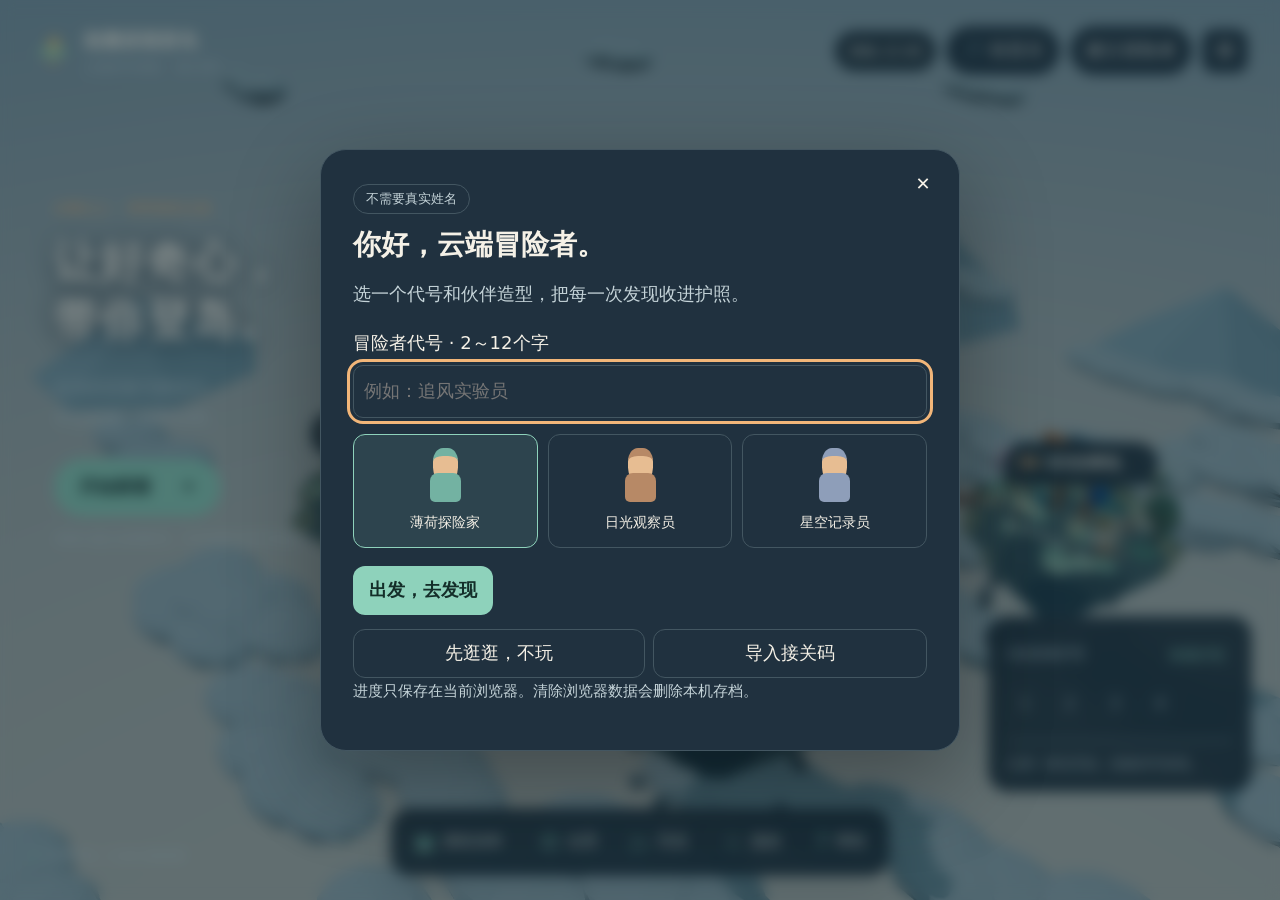
<file: index.html>
<!doctype html>
<html lang="zh-CN" data-theme="night" data-font="md">
<head><meta charset="UTF-8"><meta name="viewport" content="width=device-width,initial-scale=1,viewport-fit=cover"><meta name="generator" content="IsleForge"><meta name="theme-color" content="#16222e"><meta name="description" content="为初中二年级打造的能量、功和功率3D探索课程。做实验、观察立体装置、完成挑战，发现生活里的科学。"><title>能量探索群岛 · 云端科学冒险</title><link rel="icon" href="./favicon.svg" type="image/svg+xml"><link rel="stylesheet" href="./styles.css"><script type="importmap">{"imports":{"three":"./vendor/three.module.js"}}</script></head>
<body>
<a class="skip" href="#island-list">跳到课程清单</a>
<main id="world" aria-label="可旋转和探索的三维浮空群岛"><div id="canvas-host"></div><div id="labels"></div><div id="loading" role="status"><span class="loader-orbit"></span><b>云端航线准备中</b><small>正在搭建你的小小科学世界</small></div><div id="fallback" hidden><h2>用文字继续探索</h2><p>当前设备无法显示3D。所有课程、实验与挑战仍可从课程清单打开。</p><button data-action="list">打开课程清单</button></div></main>
<header class="topbar"><a class="brand" href="./" aria-label="能量探索群岛首页"><svg viewBox="0 0 40 40" aria-hidden="true"><path d="M5 21 20 13 35 21 20 29Z" fill="#8bd3bb"/><path d="m5 21 15 15 15-15-15 8Z" fill="#b6a18b"/><path d="m22 2-9 15h7l-2 9 11-16h-8Z" fill="#f2c979"/></svg><span>能量探索群岛<small>云端科学冒险 · 第10章</small></span></a><div class="top-actions"><span id="clock" aria-live="off">云端时刻</span><button id="music-button" data-action="toggle-music" class="pill music-pill" aria-pressed="false" aria-label="播放或暂停背景轻音乐">🎵 轻音乐</button><button id="profile-button" data-action="profile" class="pill">建立冒险者</button><button data-action="settings" class="icon-button" aria-label="打开设置">⚙</button></div></header>
<section class="hero" aria-label="探索说明"><div class="eyebrow">云海之上 · 科学发生之处</div><h1>让好奇心，<br>带你登岛。</h1><p>在岛屿实验与挑战中<br>学会能量、功和功率。</p><button class="primary" data-action="begin">开始探索 <span aria-hidden="true">✦</span></button><div class="hero-note">四座主题立体课程岛 · 互动实验与科学挑战</div></section>
<aside class="journey" aria-label="学习进度"><div><span class="tiny">你的探索护照</span><button data-action="passport" class="text-button">查看护照</button></div><div id="mini-stamps" class="mini-stamps"></div><div class="progress-track"><i id="progress-fill"></i></div><p id="progress-summary">从第一座岛开始，收集科学发现。</p></aside>
<div class="scene-note"><i></i><span id="scene-caption">浮空群岛 / 立体主题场景</span></div>
<nav class="dock" aria-label="探索工具"><button data-action="list"><span>▦</span>课程清单</button><button data-action="overview"><span>⌖</span>全景</button><button data-action="tour"><span>▷</span>导览</button><button data-action="walk"><span>♧</span>漫游</button><button data-action="help"><span>?</span>帮助</button></nav>
<div id="tour-card" class="floating-card" hidden></div>
<div id="walk-ui" hidden><p>WASD／方向键移动 · 拖曳环顾 · Esc返回</p><button data-action="overview">退出漫游</button><div class="direction-pad" aria-label="漫游方向键"><button data-move="forward" aria-label="向前">↑</button><button data-move="left" aria-label="向左">←</button><button data-move="back" aria-label="向后">↓</button><button data-move="right" aria-label="向右">→</button></div></div>
<div id="cinema" hidden><div class="cinema-title"><small>一场关于能量的冒险</small><strong>能量探索群岛</strong></div><button data-action="skip-cinema">跳过开场</button></div>
<div id="bubble" class="bubble" hidden></div>
<aside id="panel" class="panel" hidden aria-label="课程内容"><header class="panel-header"><span id="panel-kicker"></span><div class="panel-header-actions"><button data-action="font-cycle" class="font-cycle-btn" title="快速切换字体大小" aria-label="切换字体大小">A+</button><button data-action="close-panel" aria-label="关闭课程面板">✕</button></div></header><div id="panel-body"></div></aside>
<dialog id="modal"><button class="modal-close" data-action="close-modal" aria-label="关闭对话框">✕</button><div id="modal-body"></div></dialog>
<div id="toast" role="status" aria-live="polite" hidden></div>
<noscript><section class="no-js"><h1>能量探索群岛</h1><p>本课程的互动需要JavaScript。请启用它以阅读课程、做实验和参加挑战。</p><p>课程包含：生活能量、机械能、能量守恒、功与功率。</p></section></noscript>
<script type="module" src="./js/app.js"></script>
</body></html>
</file>
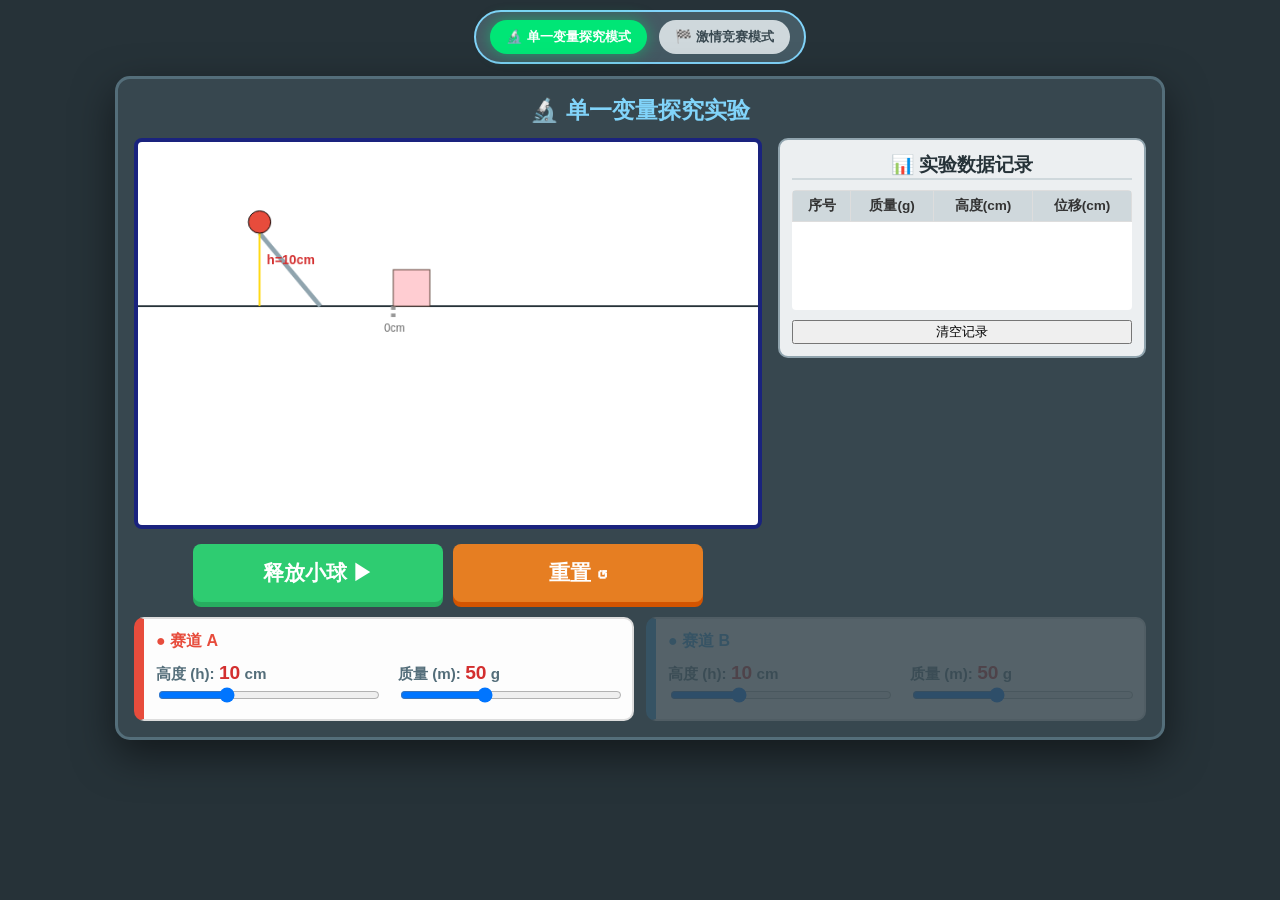
<file: sims/Ek.html>
<!DOCTYPE html>
<html lang="zh-CN">
<head>
    <meta charset="UTF-8">
    <title>动能探究模拟器 - 全功能版</title>
    <style>
        * { box-sizing: border-box; }
        body { font-family: 'Microsoft YaHei', 'Helvetica Neue', Arial, sans-serif; display: flex; flex-direction: column; align-items: center; background: #263238; padding: 10px; margin: 0; color: white; }
        .container { background: #37474f; padding: 16px; border-radius: 15px; box-shadow: 0 15px 40px rgba(0,0,0,0.5); width: 100%; max-width: 1050px; border: 3px solid #546e7a; }
        
        .mode-selector { background: #455a64; padding: 8px 14px; border-radius: 50px; margin-bottom: 12px; display: flex; flex-wrap: wrap; justify-content: center; gap: 12px; border: 2px solid #81d4fa; max-width: 100%; }
        .mode-btn { padding: 8px 16px; border-radius: 20px; cursor: pointer; font-weight: bold; transition: 0.3s; border: none; background: #cfd8dc; color: #37474f; }
        .mode-btn.active { background: #00e676; color: white; box-shadow: 0 0 15px rgba(0,230,118,0.5); }

        h2 { text-align: center; font-size: 1.45rem; margin: 0 0 12px 0; color: #81d4fa; }
        
        .main-layout { display: flex; flex-wrap: wrap; gap: 16px; align-items: flex-start; justify-content: center; }
        .main-layout > div:first-child { flex: 1 1 520px; min-width: 0; max-width: 100%; }
        canvas { background: #ffffff; border: 4px solid #1a237e; border-radius: 8px; width: 100%; height: auto; display: block; }

        .data-log { flex: 1 1 260px; width: 100%; background: #eceff1; border-radius: 10px; padding: 12px; color: #333; max-height: 360px; display: flex; flex-direction: column; border: 2px solid #90a4ae; }
        .data-log h3 { margin: 0 0 10px 0; text-align: center; color: #263238; border-bottom: 2px solid #cfd8dc; }
        .table-wrapper { flex: 1; overflow-y: auto; background: white; border-radius: 4px; min-height: 120px; }
        table { width: 100%; border-collapse: collapse; font-size: 0.85rem; }
        th, td { border: 1px solid #ddd; padding: 6px; text-align: center; }
        th { background: #cfd8dc; position: sticky; top: 0; }

        .race-panel { margin-top: 15px; display: flex; flex-direction: column; gap: 12px; }
        .controls-row { display: flex; flex-wrap: wrap; gap: 12px; }
        .track-ctrl { flex: 1 1 260px; background: #fdfdfd; padding: 12px; border-radius: 10px; border: 2px solid #ddd; color: #333; }
        .track-a { border-left: 10px solid #e74c3c; }
        .track-b { border-left: 10px solid #3498db; }
        .disabled-ctrl { opacity: 0.15; pointer-events: none; }
        
        label { font-size: 0.95rem; font-weight: bold; color: #546e7a; }
        .value-text { font-size: 1.2rem; color: #d32f2f; font-weight: 800; }
        input[type="range"] { width: 100%; cursor: pointer; }

        .center-btns { display: flex; gap: 10px; justify-content: center; margin-top: 15px; }
        button.action-btn { flex: 1; max-width: 250px; padding: 15px; cursor: pointer; border: none; border-radius: 8px; font-weight: bold; font-size: 1.3rem; color: white; }
        #runBtn { background: #2ecc71; box-shadow: 0 5px 0 #27ae60; }
        #resetBtn { background: #e67e22; box-shadow: 0 5px 0 #d35400; }
        button:disabled { opacity: 0.5; box-shadow: none; transform: translateY(3px); }
    </style>
</head>
<body>

<div class="mode-selector">
    <button class="mode-btn active" id="btnSingle" onclick="switchMode('single')">🔬 单一变量探究模式</button>
    <button class="mode-btn" id="btnRace" onclick="switchMode('race')">🏁 激情竞赛模式</button>
</div>

<div class="container">
    <h2 id="mainTitle">实验演示</h2>
    
    <div class="main-layout">
        <div>
            <canvas id="simCanvas" width="680" height="420"></canvas>
            <div class="center-btns">
                <button id="runBtn" class="action-btn">释放小球 ▶</button>
                <button id="resetBtn" class="action-btn">重置 ↺</button>
            </div>
        </div>

        <div class="data-log" id="logPanel">
            <h3>📊 实验数据记录</h3>
            <div class="table-wrapper">
                <table id="dataTable">
                    <thead>
                        <tr>
                            <th>序号</th>
                            <th>质量(g)</th>
                            <th>高度(cm)</th>
                            <th>位移(cm)</th>
                        </tr>
                    </thead>
                    <tbody></tbody>
                </table>
            </div>
            <button onclick="clearLog()" style="margin-top:10px; cursor:pointer;">清空记录</button>
        </div>
    </div>

    <div class="race-panel">
        <div class="controls-row">
            <div class="track-ctrl track-a" id="panelA">
                <div style="font-weight:bold; margin-bottom:10px; color:#e74c3c">● 赛道 A</div>
                <div style="display:flex; gap:20px">
                    <div style="flex:1">
                        <label>高度 (h): <span id="hALabel" class="value-text">10</span> cm</label>
                        <input type="range" id="hARange" min="5" max="22" step="1" value="10">
                    </div>
                    <div style="flex:1">
                        <label>质量 (m): <span id="mALabel" class="value-text">50</span> g</label>
                        <input type="range" id="mARange" min="20" max="100" step="10" value="50">
                    </div>
                </div>
            </div>

            <div class="track-ctrl track-b disabled-ctrl" id="panelB">
                <div style="font-weight:bold; margin-bottom:10px; color:#3498db">● 赛道 B</div>
                <div style="display:flex; gap:20px">
                    <div style="flex:1">
                        <label>高度 (h): <span id="hBLabel" class="value-text">10</span> cm</label>
                        <input type="range" id="hBRange" min="5" max="22" step="1" value="10">
                    </div>
                    <div style="flex:1">
                        <label>质量 (m): <span id="mBLabel" class="value-text">50</span> g</label>
                        <input type="range" id="mBRange" min="20" max="100" step="10" value="50">
                    </div>
                </div>
            </div>
        </div>
    </div>
</div>

<script>
    const canvas = document.getElementById('simCanvas');
    const ctx = canvas.getContext('2d');
    const CM_TO_PX = 8; 
    const RAMP_BASE_X = 200; 
    const BOX_START_X = 280;
    const SLOPE = 1.2; 

    let currentMode = 'single';
    let isRacing = false;
    let experimentCount = 0;

    function createTrack(groundY, ballColor, boxColor) {
        return {
            groundY: groundY,
            ball: { x: 0, y: 0, r: 10, m: 50, h: 10, vx: 0, color: ballColor, state: 'idle' },
            box: { x: BOX_START_X, y: groundY - 40, w: 40, h: 40, dist: 0, color: boxColor }
        };
    }

    let trackA = createTrack(180, '#e74c3c', '#ffcdd2');
    let trackB = createTrack(380, '#3498db', '#bbdefb');

    function switchMode(mode) {
        currentMode = mode;
        document.getElementById('btnSingle').classList.toggle('active', mode === 'single');
        document.getElementById('btnRace').classList.toggle('active', mode === 'race');
        document.getElementById('panelB').classList.toggle('disabled-ctrl', mode === 'single');
        document.getElementById('logPanel').style.display = mode === 'single' ? 'flex' : 'none';
        document.getElementById('mainTitle').innerText = mode === 'single' ? '🔬 单一变量探究实验' : '🏁 激情赛马对比挑战';
        initAll();
    }

    function drawTrack(t, isActive) {
        if (!isActive) return;
        const gY = t.groundY;
        const drawR = t.ball.r + (t.ball.m/22);

        // 1. 地面
        ctx.strokeStyle = '#263238'; ctx.lineWidth = 2;
        ctx.beginPath(); ctx.moveTo(0, gY); ctx.lineTo(canvas.width, gY); ctx.stroke();

        // 2. 动态斜坡 (起点严格对齐球心)
        let rSX = RAMP_BASE_X - (t.ball.h * CM_TO_PX / SLOPE);
        let rSY = gY - (t.ball.h * CM_TO_PX);
        ctx.strokeStyle = '#90a4ae'; ctx.lineWidth = 5;
        ctx.beginPath(); ctx.moveTo(rSX, rSY); ctx.lineTo(RAMP_BASE_X, gY); ctx.stroke();

        // 3. 0cm 标线 (核心要求)
        ctx.setLineDash([4, 4]); ctx.strokeStyle = '#999';
        ctx.beginPath(); ctx.moveTo(BOX_START_X, gY); ctx.lineTo(BOX_START_X, gY + 15); ctx.stroke();
        ctx.setLineDash([]); ctx.fillStyle = '#666'; ctx.font = "12px Arial";
        ctx.fillText("0cm", BOX_START_X - 10, gY + 28);

        // 4. 高度显示 (释放前)
        if(t.ball.state === 'idle') {
            ctx.strokeStyle = '#FFD600'; ctx.lineWidth = 2;
            ctx.beginPath(); ctx.moveTo(t.ball.x, t.ball.y); ctx.lineTo(t.ball.x, gY); ctx.stroke();
            ctx.fillStyle = '#d32f2f'; ctx.font = "bold 14px Arial";
            ctx.fillText(`h=${t.ball.h}cm`, t.ball.x + 8, t.ball.y + (gY - t.ball.y)/2);
        }

        // 5. 纸盒
        ctx.fillStyle = t.box.color; ctx.fillRect(t.box.x, t.box.y, t.box.w, t.box.h);
        ctx.strokeStyle = '#5d4037'; ctx.lineWidth = 1; ctx.strokeRect(t.box.x, t.box.y, t.box.w, t.box.h);

        // 6. 结果显示
        if(t.ball.state === 'finished') {
            ctx.fillStyle = t.ball.color; ctx.font = "bold 20px Arial";
            ctx.fillText(`s = ${t.box.dist.toFixed(1)} cm`, t.box.x, gY - 45);
        }

        // 7. 小球
        ctx.beginPath(); ctx.arc(t.ball.x, t.ball.y, drawR, 0, Math.PI*2);
        ctx.fillStyle = t.ball.color; ctx.fill(); ctx.strokeStyle = '#000'; ctx.stroke();
    }

    function update() {
        ctx.clearRect(0, 0, canvas.width, canvas.height);
        drawTrack(trackA, true);
        drawTrack(trackB, currentMode === 'race');

        if(isRacing) {
            let activeTracks = currentMode === 'single' ? [trackA] : [trackA, trackB];
            activeTracks.forEach(t => {
                let b = t.ball;
                let drawR = b.r + (b.m/22);
                if(b.x < RAMP_BASE_X) {
                    b.vx += 0.15; b.x += b.vx;
                    b.y = t.groundY - (RAMP_BASE_X - b.x) * SLOPE - drawR;
                } else if(b.x < t.box.x - drawR) {
                    b.x += b.vx; b.y = t.groundY - drawR;
                } else {
                    let targetX = BOX_START_X + (0.45 * b.m * b.vx * b.vx / 8);
                    if(t.box.x < targetX) { t.box.x += 3.5; b.x += 3.5; t.box.dist = (t.box.x - BOX_START_X)/CM_TO_PX; }
                    else if(b.state !== 'finished') {
                        b.state = 'finished';
                        if(currentMode === 'single') recordData(b.m, b.h, t.box.dist);
                    }
                }
            });
            if(activeTracks.every(t => t.ball.state === 'finished')) isRacing = false;
        }
        requestAnimationFrame(update);
    }

    function recordData(m, h, s) {
        experimentCount++;
        const tbody = document.querySelector('#dataTable tbody');
        const row = tbody.insertRow(0);
        row.innerHTML = `<td>${experimentCount}</td><td>${m}</td><td>${h}</td><td style="color:#d32f2f; font-weight:bold">${s.toFixed(1)}</td>`;
    }

    function clearLog() { document.querySelector('#dataTable tbody').innerHTML = ''; experimentCount = 0; }

    function sync(t, hId, mId) {
        t.ball.h = parseInt(document.getElementById(hId).value);
        t.ball.m = parseInt(document.getElementById(mId).value);
        let drawR = t.ball.r + (t.ball.m/22);
        t.ball.x = RAMP_BASE_X - (t.ball.h * CM_TO_PX / SLOPE);
        t.ball.y = t.groundY - (t.ball.h * CM_TO_PX) - drawR;
        t.ball.vx = 0; t.ball.state = 'idle';
        t.box.x = BOX_START_X; t.box.dist = 0;
    }

    function initAll() {
        sync(trackA, 'hARange', 'mARange');
        sync(trackB, 'hBRange', 'mBRange');
        document.getElementById('runBtn').disabled = false;
    }

    document.getElementById('hARange').oninput = function(){ document.getElementById('hALabel').innerText = this.value; initAll(); };
    document.getElementById('mARange').oninput = function(){ document.getElementById('mALabel').innerText = this.value; initAll(); };
    document.getElementById('hBRange').oninput = function(){ document.getElementById('hBLabel').innerText = this.value; initAll(); };
    document.getElementById('mBRange').oninput = function(){ document.getElementById('mBLabel').innerText = this.value; initAll(); };
    document.getElementById('runBtn').onclick = function(){ isRacing = true; this.disabled = true; };
    document.getElementById('resetBtn').onclick = initAll;

    switchMode('single');
    update();
</script>
</body>
</html>
</file>
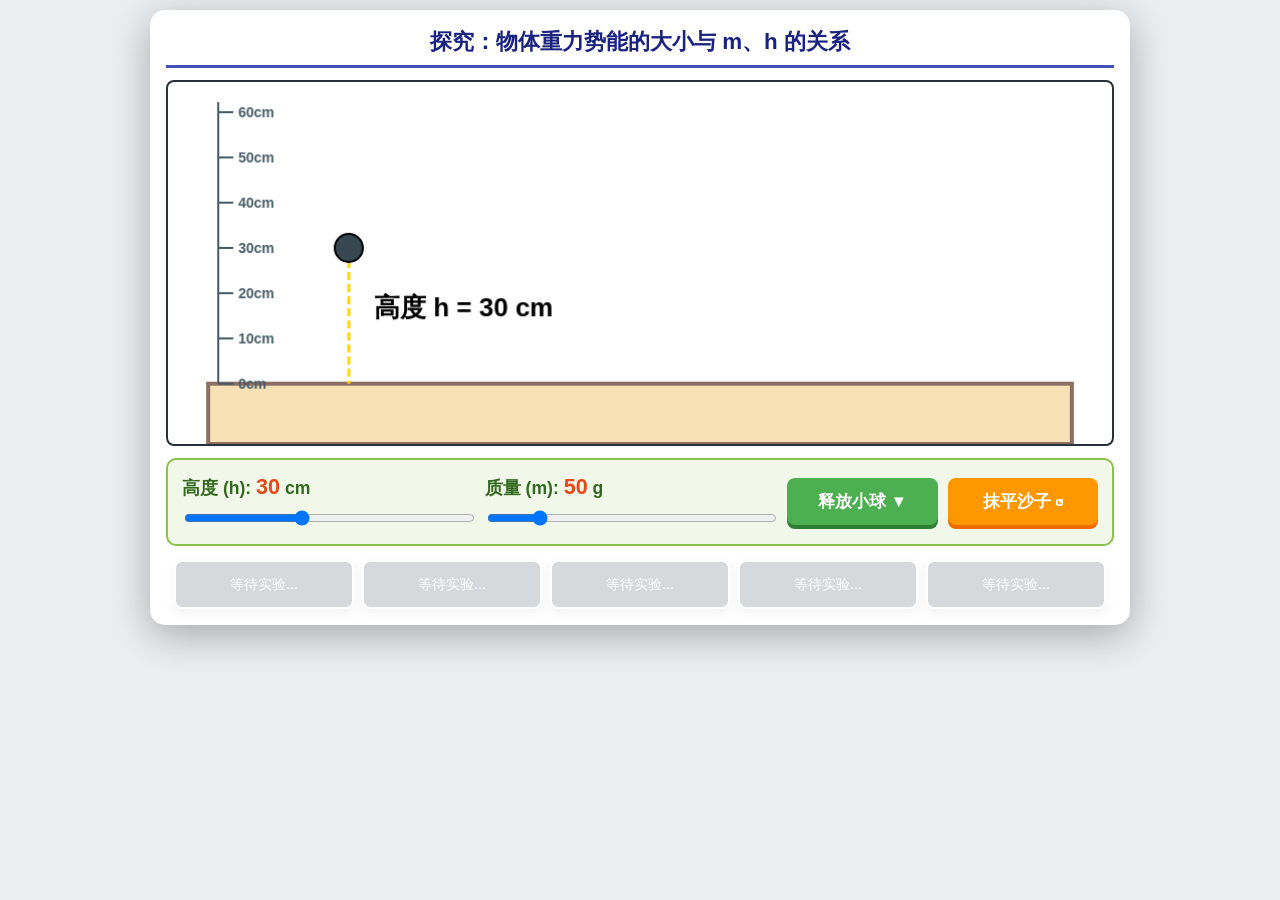
<file: sims/Ep.html>
<!DOCTYPE html>
<html lang="zh-CN">
<head>
    <meta charset="UTF-8">
    <title>重力势能探究模拟器 - 结论修正版</title>
    <style>
        * { box-sizing: border-box; }
        body { font-family: 'Microsoft YaHei', 'Arial', sans-serif; display: flex; flex-direction: column; align-items: center; background: #eceff1; padding: 10px; margin: 0; }
        .container { background: white; padding: 16px; border-radius: 15px; box-shadow: 0 10px 40px rgba(0,0,0,0.3); width: 100%; max-width: 980px; }
        h2 { color: #1a237e; text-align: center; font-size: 1.4rem; margin: 0 0 12px 0; border-bottom: 3px solid #3f51b5; padding-bottom: 8px; }
        canvas { background: #ffffff; border: 2px solid #263238; border-radius: 8px; display: block; margin: 0 auto; width: 100%; height: auto; }
        
        .ui-panel { display: flex; flex-wrap: wrap; justify-content: space-between; gap: 12px; padding: 14px; background: #f1f8e9; border: 2px solid #8bc34a; border-radius: 10px; margin-top: 12px; }
        .control-group { flex: 1 1 200px; display: flex; flex-direction: column; gap: 6px; }
        label { font-size: 1.1rem; color: #33691e; font-weight: bold; }
        .value-text { font-size: 1.35rem; color: #e64a19; font-weight: 900; }
        input[type="range"] { height: 20px; cursor: pointer; width: 100%; }
        
        .btn-group { display: flex; gap: 10px; align-items: center; flex: 1 1 220px; }
        button { flex: 1; padding: 12px 10px; cursor: pointer; border: none; border-radius: 8px; font-weight: bold; font-size: 1.05rem; transition: 0.2s; box-shadow: 0 4px 0 #7f8c8d; }
        #dropBtn { background: #4caf50; color: white; box-shadow: 0 4px 0 #2e7d32; }
        #dropBtn:active { transform: translateY(4px); box-shadow: none; }
        #smoothBtn { background: #ff9800; color: white; box-shadow: 0 4px 0 #ef6c00; }

        .data-cards { display: flex; flex-wrap: wrap; gap: 8px; margin-top: 14px; justify-content: center; }
        .card { background: #37474f; color: white; flex: 1 1 130px; max-width: 180px; padding: 10px; border-radius: 8px; text-align: center; border: 2px solid #fff; box-shadow: 0 4px 10px rgba(0,0,0,0.2); font-size: 0.9rem; }
        .card h4 { margin: 0 0 6px 0; color: #81d4fa; font-size: 1rem; }
        .card p { margin: 3px 0; }
        .depth-val { font-size: 1.35rem; color: #ffeb3b; font-weight: 900; display: block; margin-top: 4px; }
    </style>
</head>
<body>

<div class="container">
    <h2>探究：物体重力势能的大小与 m、h 的关系</h2>
    
    <canvas id="simCanvas" width="940" height="360"></canvas>

    <div class="ui-panel">
        <div class="control-group">
            <label>高度 (h): <span id="hLabel" class="value-text">30</span> cm</label>
            <input type="range" id="hRange" min="10" max="60" step="1" value="30">
        </div>
        <div class="control-group">
            <label>质量 (m): <span id="mLabel" class="value-text">50</span> g</label>
            <input type="range" id="mRange" min="20" max="200" step="10" value="50">
        </div>
        <div class="btn-group">
            <button id="dropBtn">释放小球 ▼</button>
            <button id="smoothBtn">抹平沙子 ↺</button>
        </div>
    </div>

    <div class="data-cards" id="dataDisplay">
        <div class="card" style="opacity:0.2"><p>等待实验...</p></div>
        <div class="card" style="opacity:0.2"><p>等待实验...</p></div>
        <div class="card" style="opacity:0.2"><p>等待实验...</p></div>
        <div class="card" style="opacity:0.2"><p>等待实验...</p></div>
        <div class="card" style="opacity:0.2"><p>等待实验...</p></div>
    </div>
</div>

<script>
    const audioCtx = new (window.AudioContext || window.webkitAudioContext)();
    function playSound(f, t, d, v) {
        try {
            const o = audioCtx.createOscillator();
            const g = audioCtx.createGain();
            o.type = t; o.frequency.value = f;
            g.gain.setValueAtTime(v, audioCtx.currentTime);
            g.gain.exponentialRampToValueAtTime(0.01, audioCtx.currentTime + d);
            o.connect(g); g.connect(audioCtx.destination);
            o.start(); o.stop(audioCtx.currentTime + d);
        } catch(e) {}
    }

    const canvas = document.getElementById('simCanvas');
    const ctx = canvas.getContext('2d');
    const SAND_Y = 300;
    const SCALE = 4.5; // 像素缩放比

    let ball = { x: 470, y: 50, r: 10, m: 50, h: 30, v: 0, state: 'idle' };
    let pits = []; 
    let history = [];

    function draw() {
        ctx.clearRect(0, 0, canvas.width, canvas.height);

        // 1. 沙盘绘制 (增加质感)
        ctx.fillStyle = '#f7e1b5'; 
        ctx.fillRect(40, SAND_Y, 860, 60);
        ctx.strokeStyle = '#8d6e63'; ctx.lineWidth = 4;
        ctx.strokeRect(40, SAND_Y, 860, 60);

        // 2. 标尺 (保持 0cm 在沙面)
        ctx.strokeStyle = '#455a64'; ctx.lineWidth = 2;
        ctx.beginPath(); ctx.moveTo(50, SAND_Y); ctx.lineTo(50, 20); ctx.stroke();
        for(let i=0; i<=70; i+=10) {
            let y = SAND_Y - i * SCALE;
            ctx.beginPath(); ctx.moveTo(50, y); ctx.lineTo(65, y); ctx.stroke();
            ctx.fillStyle = '#455a64'; ctx.font = "bold 14px Arial";
            ctx.fillText(i + "cm", 70, y + 5);
        }

        // 3. 绘制沙坑 (深度强化)
        pits.forEach(p => {
            ctx.beginPath();
            // 沙坑深度取决于能量，这里做了显著的视觉拉伸
            ctx.ellipse(p.x, SAND_Y, p.w, p.d, 0, 0, Math.PI);
            ctx.fillStyle = '#d7ccc8'; ctx.fill();
            ctx.strokeStyle = '#5d4037'; ctx.lineWidth = 2; ctx.stroke();
        });

        // 4. 垂直高度指示 (黄色虚线)
        if(ball.state === 'idle') {
            ctx.beginPath(); ctx.moveTo(ball.x, ball.y); ctx.lineTo(ball.x, SAND_Y);
            ctx.strokeStyle = '#FFD600'; ctx.lineWidth = 3; ctx.setLineDash([8, 4]); ctx.stroke(); ctx.setLineDash([]);
            ctx.fillStyle = '#000'; ctx.font = "bold 26px Arial";
            ctx.fillText(`高度 h = ${ball.h} cm`, ball.x + 25, ball.y + (SAND_Y - ball.y)/2);
        }

        // 5. 小球
        let ballRadius = 12 + (ball.m / 25); 
        ctx.beginPath(); ctx.arc(ball.x, ball.y, ballRadius, 0, Math.PI*2);
        ctx.fillStyle = '#37474f'; ctx.fill(); 
        ctx.strokeStyle = '#000'; ctx.lineWidth = 2; ctx.stroke();

        if (ball.state === 'falling') update();
        requestAnimationFrame(draw);
    }

    function update() {
        ball.v += 0.5; 
        ball.y += ball.v;

        if (ball.y >= SAND_Y) {
            ball.y = SAND_Y;
            ball.state = 'impact';
            playSound(100, 'sine', 0.3, 0.5); 
            
            // --- 关键算法修正 ---
            // 势能 Ep = m * g * h
            // 让深度 d 与 (m * h) 成正比关系，确保质量翻倍或高度翻倍时，深度显著增加
            let energyFactor = (ball.m * ball.h) / 500; 
            let impactDepth = 5 + (energyFactor * 2.5); // 基础深度 + 能量加成
            let impactWidth = 15 + (ball.m / 10) + (impactDepth * 0.5);

            pits.push({ x: ball.x, d: impactDepth * 2, w: impactWidth });
            
            // 反应性变数记录 (单位转换为 cm 以符合教学直觉)
            history.unshift({ 
                m: ball.m, 
                h: ball.h, 
                d: (impactDepth / 3).toFixed(1) 
            });
            if(history.length > 5) history.pop();
            updateHistoryUI();
            
            setTimeout(() => {
                ball.state = 'idle'; 
                resetBallPosition(); 
            }, 500);
        }
    }

    function updateHistoryUI() {
        const container = document.getElementById('dataDisplay');
        container.innerHTML = history.map((data, i) => `
            <div class="card">
                <h4>实验记录 ${history.length - i}</h4>
                <p>质量: ${data.m}g</p>
                <p>高度: ${data.h}cm</p>
                <strong>沙坑深度:</strong>
                <span class="depth-val">${data.d} cm</span>
            </div>
        `).join('') + Array(5 - history.length).fill('<div class="card" style="opacity:0.2"><p>等待实验...</p></div>').join('');
    }

    function resetBallPosition() {
        ball.v = 0;
        ball.h = parseInt(document.getElementById('hRange').value);
        ball.m = parseInt(document.getElementById('mRange').value);
        ball.y = SAND_Y - ball.h * SCALE;
        // 自动移动到下一个落点
        ball.x = 180 + (pits.length * 140) % 650;
    }

    document.getElementById('hRange').oninput = function() { 
        document.getElementById('hLabel').innerText = this.value; 
        if(ball.state === 'idle') resetBallPosition();
    };
    document.getElementById('mRange').oninput = function() { 
        document.getElementById('mLabel').innerText = this.value; 
        if(ball.state === 'idle') resetBallPosition();
    };
    document.getElementById('dropBtn').onclick = () => { 
        if(ball.state === 'idle') {
            if(audioCtx.state === 'suspended') audioCtx.resume();
            ball.state = 'falling';
        }
    };
    document.getElementById('smoothBtn').onclick = () => {
        pits = []; history = []; updateHistoryUI();
        playSound(300, 'sine', 0.2, 0.2);
    };

    resetBallPosition();
    draw();
</script>
</body>
</html>
</file>
<file: styles.css>
*{box-sizing:border-box}
html{
  --bg:#16222e;--surface:#20313f;--glass:rgba(24,39,51,.9);--ink:#f5f1e7;--muted:#c4d3d8;--line:#435661;--primary:#8ed2bb;--button-ink:#142e29;--accent:#f2b679;
  --kw-primary:#7ce3c4;--kw-accent:#ffb469;--kw-green:#9be698;--kw-blue:#82ccff;
  --base-font:18px;
  color-scheme:dark;
}
html[data-theme=day]{
  --bg:#f6f0e4;--surface:#fffdf6;--glass:rgba(255,253,246,.93);--ink:#203636;--muted:#4d6360;--line:#cad5c9;--primary:#2f7a6b;--button-ink:#fff;--accent:#b8581e;
  --kw-primary:#186a59;--kw-accent:#c44e0f;--kw-green:#1f6e32;--kw-blue:#165b9c;
  color-scheme:light;
}
html[data-theme=dusk]{
  --bg:#dcebee;--surface:#f3f7f5;--glass:rgba(243,247,245,.94);--ink:#1f3842;--muted:#4a636e;--line:#b8ced2;--primary:#286d65;--button-ink:#fff;--accent:#b05020;
  --kw-primary:#16635a;--kw-accent:#bd4c14;--kw-green:#1f6b32;--kw-blue:#175894;
  color-scheme:light;
}
html[data-font=sm]{--base-font:16px}
html[data-font=md]{--base-font:18px}
html[data-font=lg]{--base-font:20px}
html[data-font=xl]{--base-font:22px}

body{margin:0;background:var(--bg);color:var(--ink);font-family:"Microsoft YaHei","PingFang SC","Noto Sans SC",system-ui,sans-serif;font-size:var(--base-font);line-height:1.72;overflow:hidden;transition:background 1.6s,color 1.6s}
button,input,select,textarea{font:inherit}
button{cursor:pointer;min-height:44px;border:1px solid var(--line);border-radius:12px;padding:8px 15px;background:var(--surface);color:var(--ink);transition:background .2s,transform .2s}
button:hover:not(:disabled){background:color-mix(in srgb,var(--primary) 15%,var(--surface));transform:translateY(-1px)}
button:disabled{opacity:.5;cursor:not-allowed}
button:focus-visible,a:focus-visible,input:focus-visible,select:focus-visible,textarea:focus-visible{outline:3px solid var(--accent);outline-offset:3px}
a{color:var(--primary)}
h1,h2,h3,h4,p{margin-top:0}
h2{font-size:calc(var(--base-font) * 1.55);line-height:1.35;margin-bottom:14px}
h3{font-size:calc(var(--base-font) * 1.18);margin-bottom:10px;color:var(--ink)}
h4{font-size:calc(var(--base-font) * 1.05);margin-bottom:8px;color:var(--kw-primary)}
small,.small{font-size:calc(var(--base-font) * 0.82);color:var(--muted)}
[hidden]{display:none!important}
.primary{background:var(--primary);color:var(--button-ink);border-color:transparent;font-weight:700}
.primary:hover:not(:disabled){background:var(--primary);filter:brightness(1.06)}
.text-button{border:0;background:transparent;color:var(--primary);padding:4px 8px}
.pill{border-radius:28px}
.music-pill[aria-pressed="true"]{background:color-mix(in srgb,var(--primary) 24%,var(--surface));border-color:var(--primary);font-weight:700}
.icon-button{width:46px;padding:0;font-size:22px}
.skip{position:absolute;left:16px;top:-80px;z-index:100;background:var(--surface);padding:10px}
.skip:focus{top:10px}

/* Keyword styling */
.kw-primary{color:var(--kw-primary);font-weight:800}
.kw-accent{color:var(--kw-accent);font-weight:800}
.kw-green{color:var(--kw-green);font-weight:800}
.kw-blue{color:var(--kw-blue);font-weight:800}
.formula-badge{display:inline-block;padding:2px 10px;border-radius:8px;background:color-mix(in srgb,var(--accent) 18%,var(--surface));color:var(--kw-accent);font-weight:800;border:1px solid color-mix(in srgb,var(--accent) 45%,var(--line))}
.flow-banner{padding:12px 14px;border-radius:12px;background:color-mix(in srgb,var(--primary) 12%,var(--surface));border:1px solid var(--line);font-weight:600;line-height:1.8}
.highlight-card{background:color-mix(in srgb,var(--surface) 92%,var(--primary));border:1px solid var(--line);border-left:4px solid var(--accent);border-radius:14px;padding:14px 16px;margin:14px 0}
.highlight-card ul,.highlight-card ol{margin:6px 0 0;padding-left:22px}
.highlight-card li{margin:6px 0}

/* Tables & Diagrams in Lesson */
.lesson-table-wrap{overflow-x:auto;margin:14px 0;border-radius:12px;border:1px solid var(--line)}
.lesson-table{width:100%;border-collapse:collapse;font-size:calc(var(--base-font) * 0.92);background:var(--surface)}
.lesson-table th,.lesson-table td{padding:10px 12px;border-bottom:1px solid var(--line);text-align:left;vertical-align:top}
.lesson-table th{background:color-mix(in srgb,var(--primary) 16%,var(--surface));color:var(--ink);font-weight:700}
.lesson-table tr:last-child td{border-bottom:0}

.diagram-grid{display:grid;grid-template-columns:repeat(auto-fit,minmax(210px,1fr));gap:12px;margin:14px 0}
.diagram-card{margin:0;background:#ffffff;color:#1e2f2f;border:2px solid var(--line);border-radius:14px;padding:10px;display:flex;flex-direction:column;align-items:center;justify-content:space-between;box-shadow:0 6px 18px rgba(0,0,0,.12);transition:transform .2s}
.diagram-card:hover{transform:translateY(-2px)}
.diagram-card img{max-width:100%;max-height:220px;width:auto;height:auto;object-fit:contain;border-radius:8px;display:block;cursor:zoom-in}
.diagram-card figcaption{margin-top:8px;font-size:calc(var(--base-font) * 0.82);color:#2c4444;font-weight:600;text-align:center;line-height:1.45}

#world,#canvas-host,#labels{position:absolute;inset:0}
#canvas-host canvas{display:block;width:100%;height:100%;touch-action:none}
#labels{pointer-events:none;overflow:hidden}
.island-label{position:absolute;pointer-events:auto;white-space:nowrap;padding:7px 14px;border-radius:24px;background:var(--glass);border:1px solid color-mix(in srgb,var(--line) 70%,transparent);box-shadow:0 6px 25px #0002;font-size:15px;font-weight:700;backdrop-filter:blur(12px);transform:translate(-50%,-50%);min-height:44px}
.island-label:hover:not(:disabled){transform:translate(-50%,-50%) scale(1.04)}
.island-label b{color:var(--accent);padding-right:6px}
.island-label .label-state{display:inline-flex;width:16px;height:16px;align-items:center;justify-content:center;margin-left:7px;color:var(--primary)}
.topbar{position:absolute;left:32px;right:32px;top:24px;display:flex;justify-content:space-between;align-items:center;z-index:5;pointer-events:none}
.topbar>*{pointer-events:auto}
.brand{display:flex;align-items:center;gap:10px;color:var(--ink);text-decoration:none;font-size:19px;font-weight:700}
.brand svg{width:42px;height:42px}
.brand small{display:block;font-size:12px;letter-spacing:1px;font-weight:400}
.top-actions{display:flex;align-items:center;gap:10px}
#clock{font-size:14px;background:var(--glass);border-radius:22px;padding:8px 14px;color:var(--ink)}
.hero{position:absolute;left:4.2vw;top:22%;z-index:2;pointer-events:none}
.hero button{pointer-events:auto}
.eyebrow{font-size:12px;letter-spacing:2px;color:var(--accent);font-weight:700;margin-bottom:14px}
.hero h1{font-size:clamp(32px,3.4vw,54px);line-height:1.35;letter-spacing:2px;font-weight:650;margin-bottom:22px;text-shadow:0 2px 24px var(--bg);color:var(--ink)}
.hero p{color:var(--muted);font-size:17px;line-height:1.8;margin-bottom:26px}
.hero .primary{padding:12px 24px;min-width:164px;border-radius:30px}
.hero .primary span{margin-left:24px}
.hero-note{font-size:13px;color:var(--muted);margin-top:12px}
.journey{position:absolute;right:28px;bottom:108px;width:264px;padding:16px 18px;background:var(--glass);border:1px solid var(--line);border-radius:20px;backdrop-filter:blur(18px)}
.journey>div:first-child{display:flex;align-items:center;justify-content:space-between}
.tiny{font-size:13px;color:var(--muted)}
.journey .text-button{font-size:14px;min-height:44px}
.mini-stamps{display:flex;gap:9px;margin:10px 0 16px}
.mini-stamps span{height:36px;width:36px;border:1px dashed var(--line);border-radius:50%;display:grid;place-items:center;color:var(--muted);font-size:15px}
.mini-stamps span.got{border-style:solid;background:var(--primary);color:var(--button-ink)}
.progress-track{height:4px;background:var(--line);border-radius:5px;overflow:hidden}
.progress-track i{height:100%;display:block;background:var(--primary);width:0;transition:width .3s}
.journey p{font-size:13px;margin:10px 0 0;color:var(--muted)}
.dock{position:absolute;bottom:24px;left:50%;transform:translateX(-50%);display:flex;gap:4px;background:var(--glass);border:1px solid var(--line);padding:7px;border-radius:20px;backdrop-filter:blur(20px);z-index:6;box-shadow:0 12px 35px #0002}
.dock button{display:flex;align-items:center;gap:8px;white-space:nowrap;border:0;background:transparent;font-size:15px;padding:8px 16px}
.dock button span{font-size:21px;color:var(--primary)}
.scene-note{position:absolute;left:30px;bottom:33px;display:flex;align-items:center;gap:8px;font-size:13px;color:var(--muted)}
.scene-note i{height:6px;width:6px;border-radius:50%;background:var(--primary)}
body.exploring .hero{display:none}
body.panel-open .journey{display:none}
body.panel-open .hero{display:none}
body.walking .hero,body.walking .journey,body.walking .scene-note{display:none}

.panel{position:absolute;right:18px;top:86px;bottom:96px;width:min(640px,54vw);background:var(--glass);border:1px solid var(--line);border-radius:24px;backdrop-filter:blur(24px);z-index:10;box-shadow:0 20px 70px #0003;display:flex;flex-direction:column}
.panel-header{display:flex;justify-content:space-between;align-items:center;padding:10px 22px;border-bottom:1px solid var(--line);flex:none}
.panel-header span{color:var(--accent);font-size:14px;font-weight:700;letter-spacing:1px}
.panel-header-actions{display:flex;align-items:center;gap:6px}
.panel-header button{padding:4px 10px;min-width:44px;border:0;background:transparent}
.panel-header .font-cycle-btn{border:1px solid var(--line);border-radius:10px;font-size:14px;font-weight:700;background:var(--surface)}
#panel-body{overflow-y:auto;padding:24px;overscroll-behavior:contain}
.panel h2{font-size:calc(var(--base-font) * 1.6)}
.intro{color:var(--muted);font-size:calc(var(--base-font) * 1.02)}
.tabs{display:flex;gap:6px;border-bottom:1px solid var(--line);padding-bottom:12px;margin:18px 0}
.tabs button{flex:1;border:1px solid transparent;background:color-mix(in srgb,var(--surface) 60%,transparent);padding:8px;font-size:calc(var(--base-font) * 0.92);font-weight:600}
.tabs button[aria-selected=true]{background:var(--primary);color:var(--button-ink);font-weight:700}
.lesson-section{margin:26px 0;padding-bottom:18px;border-bottom:1px dashed color-mix(in srgb,var(--line) 65%,transparent)}
.lesson-section:last-of-type{border-bottom:0}
.lesson-section p,.lesson-section li{color:var(--ink);font-size:var(--base-font);line-height:1.78}
.lesson-section ul,.lesson-section ol{padding-left:22px}
.goal-box,.notice{background:color-mix(in srgb,var(--primary) 11%,var(--surface));padding:15px 18px;border-radius:14px;margin:16px 0;border-left:4px solid var(--primary);font-size:var(--base-font)}
.notice{font-size:calc(var(--base-font) * 0.9);border-color:var(--accent);color:var(--ink)}
.badge{display:inline-block;border:1px solid var(--line);border-radius:30px;padding:3px 12px;font-size:13px;color:var(--muted);margin-bottom:12px}
.actions{display:flex;gap:8px;flex-wrap:wrap;margin-top:14px}
.actions>*{flex-grow:1}
.section-nav{display:flex;justify-content:space-between;gap:10px;margin-top:28px}
.source{font-size:13px;color:var(--muted);border-top:1px solid var(--line);padding-top:16px;margin-top:20px}

/* Sim & Embedded Simulators */
.sim canvas{display:block;width:100%;height:auto;border-radius:16px;background:#edf6ef;margin-bottom:15px;border:1px solid var(--line);cursor:pointer}
.sim label{display:block;margin:14px 0 5px;font-size:calc(var(--base-font) * 0.92);font-weight:600}
.sim label output{float:right;color:var(--accent);font-weight:700}
.sim input[type=range]{width:100%;height:36px;accent-color:var(--primary)}
.sim select,select,input[type=text],textarea{width:100%;min-height:46px;background:var(--surface);color:var(--ink);border:1px solid var(--line);border-radius:10px;padding:10px}
.sim select{margin-bottom:10px}
.sim input[type=checkbox]{width:20px;height:20px;vertical-align:middle;accent-color:var(--primary)}
.sim .check-label{min-height:44px;display:flex;align-items:center;gap:8px;margin:0}
.metric-row{display:grid;grid-template-columns:repeat(3,1fr);gap:8px;margin:15px 0}
.metric{background:var(--surface);border:1px solid var(--line);padding:10px;border-radius:12px;text-align:center}
.metric strong{display:block;font-size:21px;color:var(--primary)}
.metric small{font-size:12px}
.sim-table{width:100%;border-collapse:collapse;font-size:calc(var(--base-font) * 0.85);margin-top:10px}
.sim-table th,.sim-table td{text-align:left;border-bottom:1px solid var(--line);padding:8px 6px}
.sim-result{min-height:48px;font-size:calc(var(--base-font) * 0.95);color:var(--kw-primary);background:color-mix(in srgb,var(--primary) 10%,var(--surface));padding:12px 14px;border-radius:12px;margin-top:12px;font-weight:600;border:1px solid var(--line)}
.sim .option-grid{display:grid;grid-template-columns:repeat(3,1fr);gap:8px}
.sim .option-grid button{font-size:calc(var(--base-font) * 0.9);padding:10px 6px;font-weight:700}
.sim-subtabs{display:flex;gap:6px;flex-wrap:wrap;margin-bottom:14px}
.sim-subtabs button{flex:1;min-width:130px;font-size:calc(var(--base-font) * 0.88);font-weight:700;padding:8px 10px}
.sim-subtabs button.active{background:var(--accent);color:#142321;border-color:transparent}
.embed-frame-wrap{position:relative;width:100%;border-radius:16px;overflow:hidden;border:2px solid var(--line);background:#263238;margin-bottom:12px}
.embed-frame{width:100%;height:560px;border:0;display:block;background:#fff}
.scene-grid{display:grid;grid-template-columns:repeat(3,1fr);gap:7px;margin:10px 0 14px}
.scene-grid button{padding:8px 6px;font-size:calc(var(--base-font) * 0.84);display:flex;flex-direction:column;align-items:center;gap:4px}
.scene-grid button.active{border-color:var(--primary);background:color-mix(in srgb,var(--primary) 22%,var(--surface));font-weight:700}
.scene-grid button span{font-size:22px}

.quiz-options{display:grid;gap:10px}
.quiz-options button{text-align:left;padding:13px 16px;min-height:56px;font-size:var(--base-font)}
.quiz-options button.correct{border-color:#409270;background:color-mix(in srgb,#409270 22%,var(--surface));opacity:1;font-weight:700}
.quiz-options button.wrong{border-color:#c57e64;background:color-mix(in srgb,#c57e64 22%,var(--surface));opacity:1}
.quiz-feedback{padding:16px;border-radius:12px;background:var(--surface);margin-top:16px;border-left:4px solid var(--primary)}
.quiz-progress{font-size:calc(var(--base-font) * 0.88);color:var(--muted);margin-bottom:15px}
.quiz-title{font-size:calc(var(--base-font) * 1.12);line-height:1.6}
.result-score{font-size:48px;color:var(--primary);margin:20px 0}

.floating-card{position:absolute;bottom:108px;left:50%;transform:translateX(-50%);width:min(500px,calc(100% - 32px));background:var(--glass);border:1px solid var(--line);padding:20px;border-radius:20px;z-index:12;backdrop-filter:blur(20px)}
.floating-card p{margin:8px 0;font-size:calc(var(--base-font) * 0.92)}
.floating-card .actions button{font-size:14px;padding:6px 10px}
.bubble{position:absolute;z-index:30;max-width:330px;width:calc(100vw - 32px);background:var(--surface);border:1px solid var(--line);border-radius:20px;padding:18px;box-shadow:0 15px 40px #0003}
.bubble p{font-size:calc(var(--base-font) * 0.9);margin:8px 0}
.bubble .actions button{font-size:13px;padding:7px 10px}
.bubble small{font-size:12px}
.bubble .bubble-close{float:right;border:0;min-width:44px;padding:0}
.bubble h3{padding-top:8px}
.labels-dim .island-label{opacity:.15;pointer-events:none}
#modal{width:min(640px,calc(100% - 32px));max-height:86dvh;border:1px solid var(--line);border-radius:26px;background:var(--surface);color:var(--ink);padding:32px;box-shadow:0 30px 90px #0005}
#modal.modal-wide{width:min(1120px,calc(100% - 24px));height:90dvh;max-height:92dvh;padding:20px;display:flex;flex-direction:column}
#modal.modal-wide #modal-body{flex:1;display:flex;flex-direction:column;min-height:0}
#modal::backdrop{background:#11273080;backdrop-filter:blur(7px)}
.modal-close{position:absolute;right:14px;top:12px;width:44px;padding:0;border:0;background:transparent}
#modal-body>h2{padding-right:26px}
#modal label{display:block;margin:14px 0 6px}
.avatar-options{display:flex;gap:10px;margin:16px 0}
.avatar-options button{flex:1;padding:13px 8px;font-size:14px}
.avatar-options button.selected{border-color:var(--primary);background:color-mix(in srgb,var(--primary) 12%,var(--surface))}
.avatar{display:block;margin:auto auto 8px;width:45px;height:54px;position:relative}
.avatar:before{content:'';display:block;position:absolute;width:25px;height:25px;border-radius:40%;background:#e7bd92;top:0;left:10px;border-top:8px solid var(--suit)}
.avatar:after{content:'';position:absolute;width:31px;height:29px;bottom:0;left:7px;background:var(--suit);border-radius:8px 8px 5px 5px}
.island-cards{display:grid;gap:10px}
.island-card{display:flex;text-align:left;align-items:center;gap:15px;padding:16px;width:100%}
.island-card .number{font-size:25px;color:var(--accent);width:35px;flex:none}
.island-card strong{display:block}
.island-card small{display:block;line-height:1.5;margin-top:4px}
.setting-row{padding:14px 0;border-bottom:1px solid var(--line)}
.setting-row>p{margin-bottom:8px;font-weight:700}
.theme-options{display:flex;gap:7px;flex-wrap:wrap}
.theme-options button{font-size:14px;flex:1}
.theme-options .selected{border-color:var(--primary);background:color-mix(in srgb,var(--primary) 18%,var(--surface));box-shadow:inset 0 0 0 1px var(--primary);font-weight:700}
.stamps-grid{display:grid;grid-template-columns:1fr 1fr;gap:12px}
.stamp{border:1px dashed var(--line);border-radius:18px;padding:16px;text-align:center;color:var(--muted)}
.stamp.got{border-style:solid;color:var(--primary);background:color-mix(in srgb,var(--primary) 8%,var(--surface))}
.stamp b{display:block;font-size:26px}
textarea{min-height:120px;font-size:13px;resize:vertical;word-break:break-all}
.file-label{display:block;padding:10px;border:1px solid var(--line);border-radius:10px}
.file-label input{max-width:100%;font-size:14px}
#toast{position:fixed;bottom:108px;left:50%;transform:translateX(-50%);max-width:calc(100% - 32px);z-index:40;background:var(--surface);color:var(--ink);border:1px solid var(--primary);border-radius:14px;padding:12px 20px;box-shadow:0 10px 35px #0003;text-align:center;font-size:15px}
#loading{position:absolute;inset:0;z-index:30;display:flex;align-items:center;justify-content:center;flex-direction:column;background:var(--bg);gap:16px}
.loader-orbit{width:50px;height:50px;border:1px solid var(--line);border-top:2px solid var(--primary);border-radius:50%;animation:spin 1.5s linear infinite}
@keyframes spin{to{transform:rotate(360deg)}}
#fallback{position:absolute;left:50%;top:35%;transform:translateX(-50%);max-width:430px;width:90%;padding:28px;background:var(--glass);border:1px solid var(--line);border-radius:20px;z-index:4}
body.no-webgl .hero{display:none}
#cinema{position:absolute;inset:0;z-index:22;pointer-events:none;background:linear-gradient(#101b2820,transparent 30%,transparent 65%,#101b2850)}
#cinema:before,#cinema:after{content:'';height:6vh;background:#10202b;position:absolute;left:0;right:0}
#cinema:before{top:0}
#cinema:after{bottom:0}
.cinema-title{position:absolute;bottom:15%;text-align:center;width:100%;color:#fff;text-shadow:0 3px 30px #000}
.cinema-title small{display:block;color:#fff;font-size:14px;letter-spacing:5px}
.cinema-title strong{font-size:36px;letter-spacing:7px;font-weight:500}
#cinema button{position:absolute;bottom:8%;right:24px;pointer-events:auto}
#walk-ui{position:absolute;left:20px;right:20px;top:100px;z-index:7;pointer-events:none}
#walk-ui p{display:inline-block;background:var(--glass);padding:8px 15px;border-radius:20px;font-size:14px}
#walk-ui>button{float:right;pointer-events:auto}
.direction-pad{display:none;position:fixed;bottom:110px;left:20px;grid-template-columns:repeat(3,48px);gap:6px;pointer-events:auto}
.direction-pad button{width:48px;height:48px;touch-action:none}
.direction-pad button:first-child{grid-column:2}
.direction-pad button:nth-child(2){grid-row:2;grid-column:1}
.direction-pad button:nth-child(3){grid-row:2;grid-column:2}
.direction-pad button:nth-child(4){grid-row:2;grid-column:3}
.no-js{position:absolute;inset:20%;background:var(--surface);padding:30px;z-index:99}
.certificate-preview{width:100%;height:auto;border-radius:12px;margin:14px 0}
.pulse{animation:pulse .35s ease}
@keyframes pulse{50%{transform:scale(1.08)}}
.empty-message{color:var(--muted);padding:12px 0}
.mobile-hint{display:none}
.setting-row input[type=checkbox]{width:20px;height:20px;vertical-align:middle;accent-color:var(--primary)}
.setting-row label{min-height:44px}

@media(min-width:1700px){.hero{left:6vw}.panel{width:680px}.journey{right:40px}}
@media(max-width:1000px){.topbar{left:22px;right:22px}.hero{top:20%;left:25px}.hero h1{font-size:34px}.hero p{font-size:15px}.journey{width:220px;bottom:110px;right:20px}.scene-note{display:none}.panel{width:500px;max-width:64vw}.dock button{padding:8px 12px}.top-actions #clock{display:none}}
@media(max-width:600px){
  .topbar{left:12px;right:12px;top:14px}
  .brand{font-size:15px;gap:6px}
  .brand svg{width:30px}
  .brand small{font-size:10px;letter-spacing:.5px}
  .top-actions{gap:5px}
  .top-actions .pill{font-size:12px;padding:6px 9px;max-width:106px;overflow:hidden;text-overflow:ellipsis;white-space:nowrap}
  .icon-button{width:44px}
  .hero{top:106px;left:20px}
  .eyebrow{font-size:10px;letter-spacing:1.8px;margin-bottom:10px}
  .hero h1{font-size:29px;line-height:1.3;margin-bottom:12px}
  .hero p{font-size:14px;line-height:1.6;margin-bottom:15px}
  .hero .primary{padding:8px 16px;min-width:140px;font-size:14px}
  .hero-note{display:none}
  .journey{left:16px;right:auto;bottom:95px;width:180px;padding:10px 12px;border-radius:16px}
  .journey .tiny{font-size:10px}
  .journey .text-button{font-size:12px;min-height:32px}
  .mini-stamps{margin:4px 0 10px;gap:7px}
  .mini-stamps span{height:27px;width:27px;font-size:12px}
  .journey p{display:none}
  .dock{bottom:max(12px,env(safe-area-inset-bottom));padding:4px;gap:2px;border-radius:18px;max-width:calc(100% - 20px);width:345px;justify-content:space-around}
  .dock button{flex-direction:column;gap:0;font-size:11px;padding:4px 8px;min-width:52px;min-height:53px;line-height:1.4}
  .dock button span{font-size:20px}
  .panel{left:0;right:0;top:auto;bottom:0;max-width:none;width:100%;height:78dvh;border-radius:24px 24px 0 0;z-index:20}
  .panel-header{padding:8px 16px}
  #panel-body{padding:16px 18px 32px}
  .panel h2{font-size:25px}
  .panel-header span{font-size:12px}
  .island-label{font-size:12px;padding:4px 9px;min-height:36px}
  .island-label b{padding-right:4px}
  .floating-card{bottom:88px;padding:16px}
  .floating-card .actions{gap:5px}
  .floating-card .actions button{padding:6px;font-size:12px}
  #modal{padding:24px 18px;border-radius:22px;max-height:88dvh}
  h2{font-size:24px}
  .bubble{max-width:300px}
  .direction-pad{display:grid}
  #walk-ui{top:80px;left:16px;right:16px}
  #walk-ui p{max-width:210px;font-size:12px}
  #walk-ui>button{font-size:12px;padding:6px 8px}
  .cinema-title strong{font-size:24px;letter-spacing:4px}
  .cinema-title small{font-size:12px;letter-spacing:3px}
  #toast{bottom:88px;width:max-content;max-width:calc(100% - 24px)}
  .mobile-hint{display:block}
  .metric{padding:8px 5px}
  .metric strong{font-size:18px}
  .embed-frame{height:480px}
  .scene-grid{grid-template-columns:repeat(2,1fr)}
}
@media(prefers-reduced-motion:reduce){*,*:before,*:after{animation:none!important;transition:none!important}}
html.reduce-motion *,html.reduce-motion *:before,html.reduce-motion *:after{animation:none!important;transition:none!important}
@media print{body>*{display:none!important}body>#print-certificate{display:block!important;width:100%;height:auto}body{background:white;overflow:visible}}
</file>
